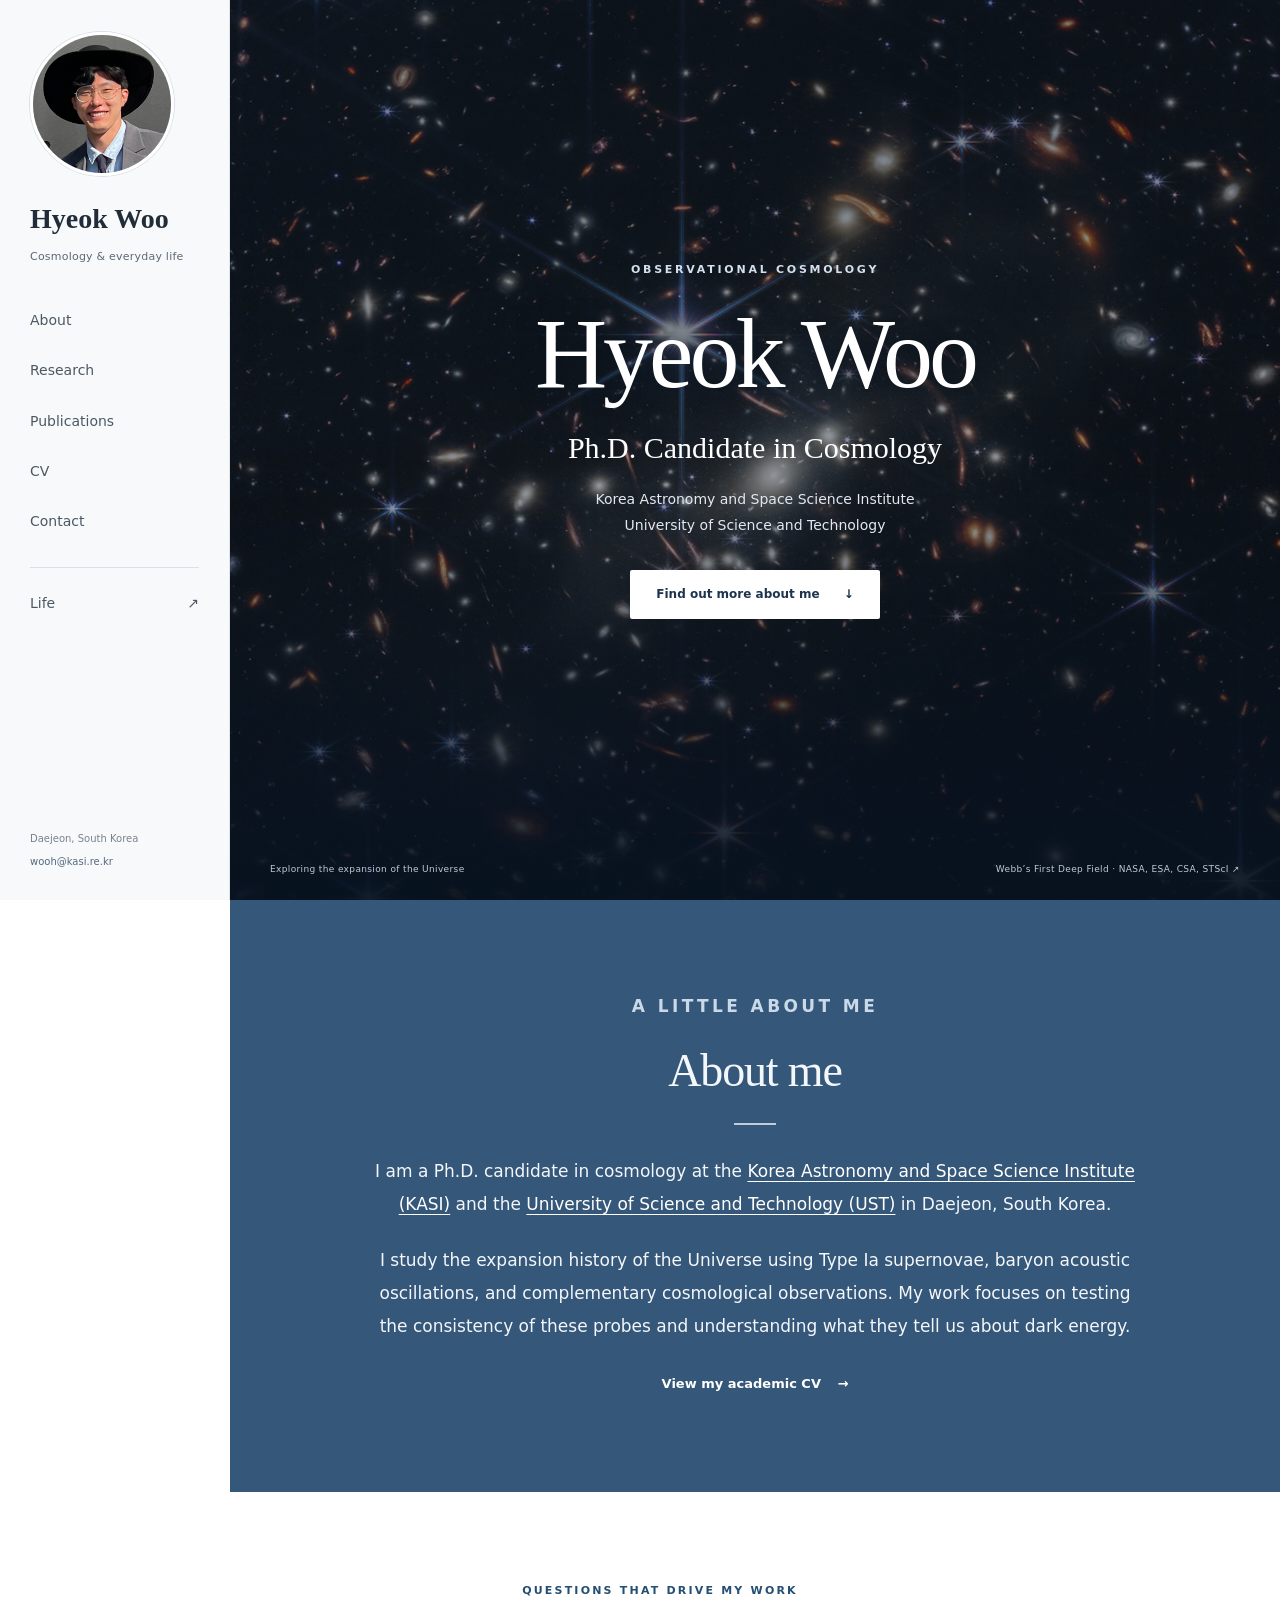
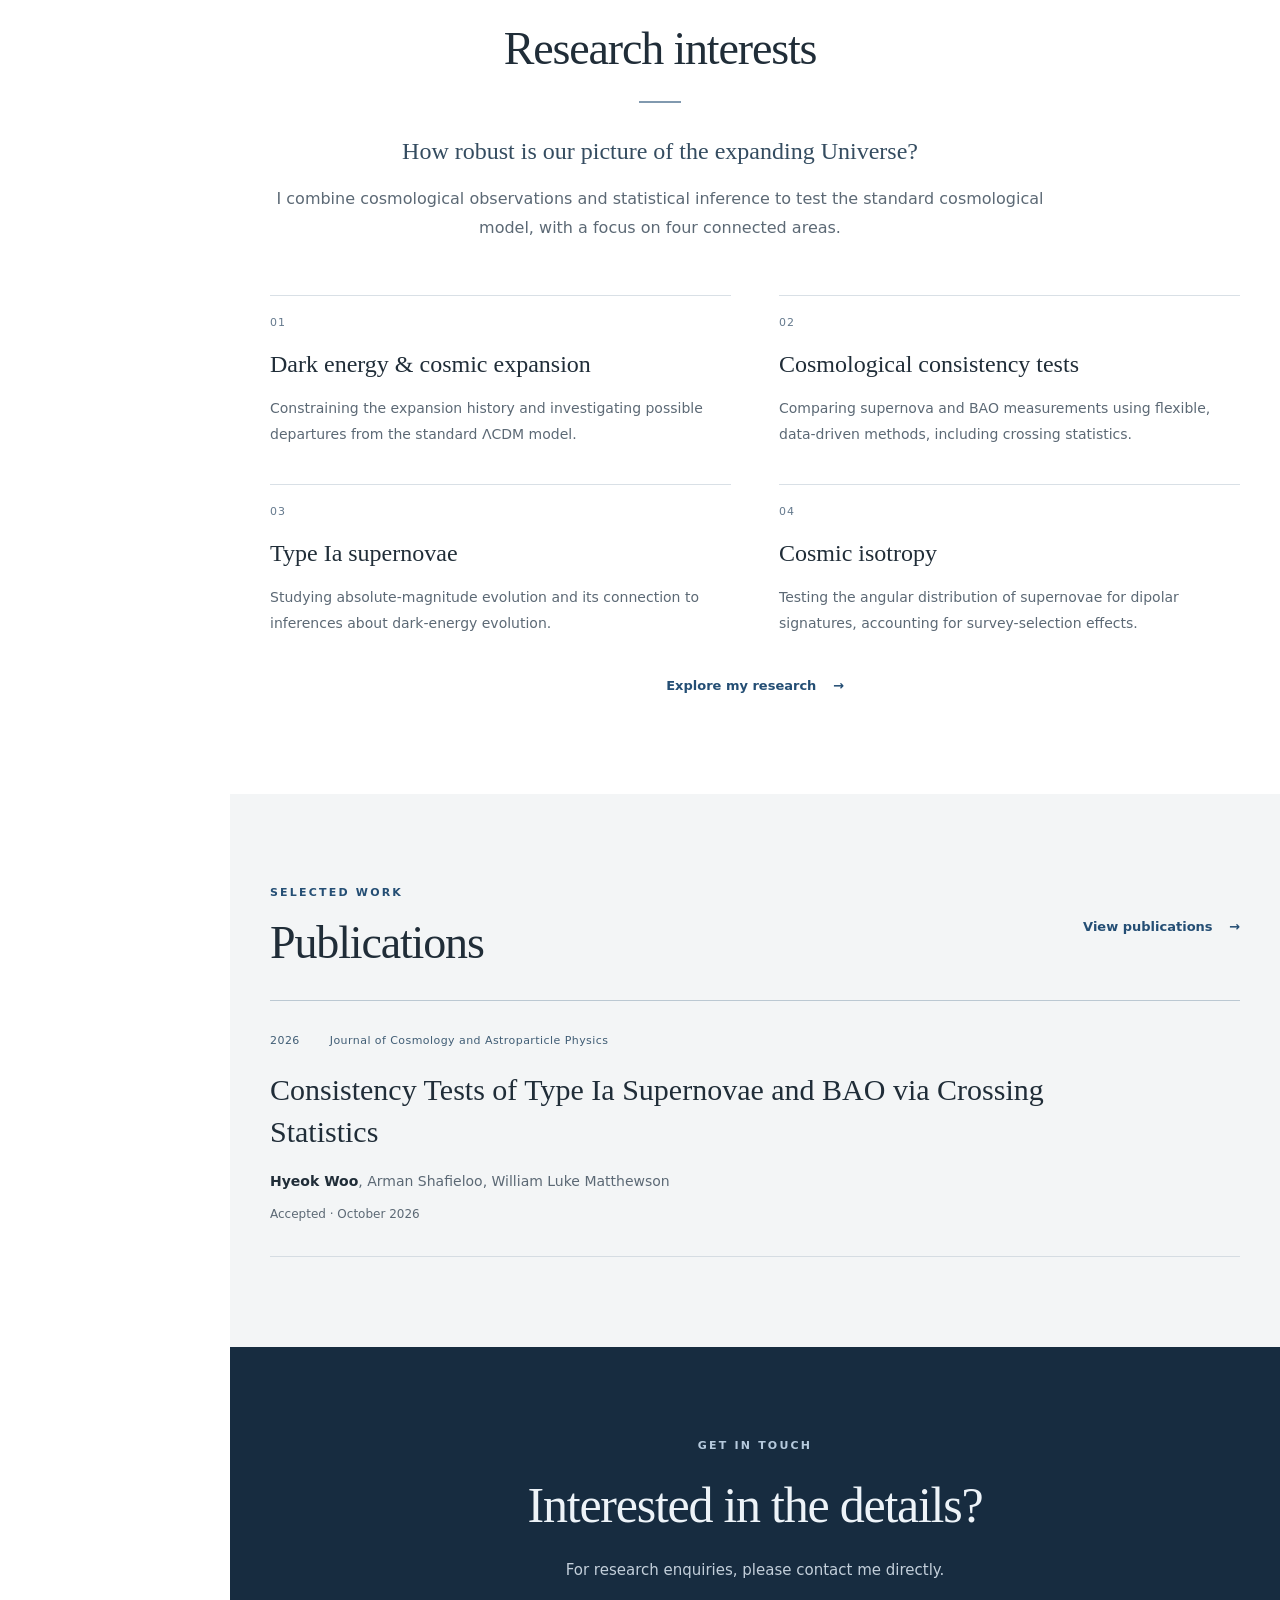
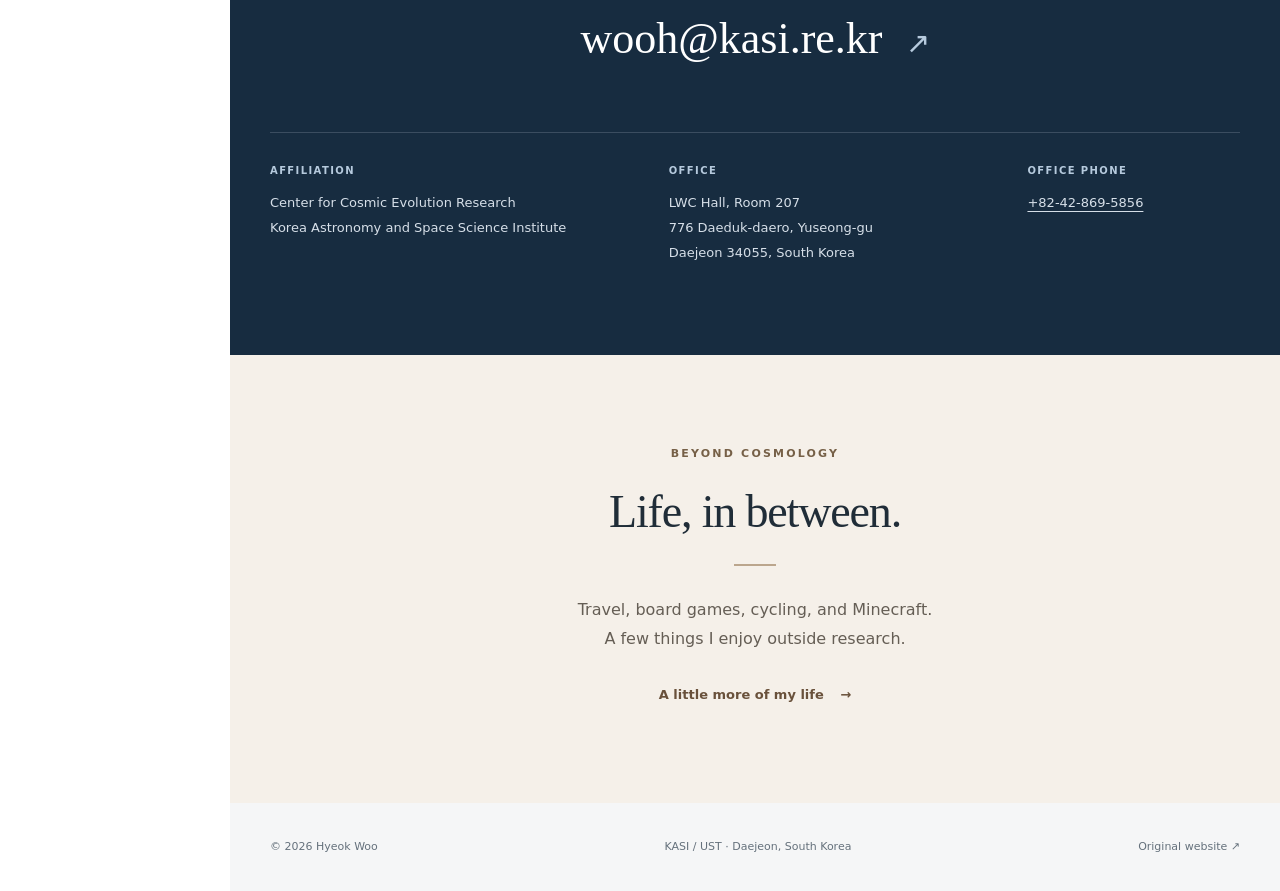
<file: index.html>
<!doctype html>
<html lang="en">
<head>
  <meta charset="utf-8">
  <meta name="viewport" content="width=device-width, initial-scale=1">
  <meta name="description" content="Hyeok Woo, Ph.D. candidate in observational cosmology at KASI and UST. Research on dark energy, supernovae, BAO, and cosmic isotropy.">
  <meta name="theme-color" content="#142c42">
  <title>Home · Hyeok Woo</title>
  <link rel="icon" href="assets/favicon.svg?v=20261104-4" type="image/svg+xml">
  <link rel="icon" href="assets/favicon.ico?v=20261104-4" sizes="16x16 32x32 48x48">
  <link rel="apple-touch-icon" href="assets/apple-touch-icon.png?v=20261104-4">
  <link rel="stylesheet" href="style.css?v=20261104-4">
  <link rel="preload" as="image" href="assets/deep-field.jpg">
  <script src="script.js?v=20261104-4" defer></script>
</head>
<body><a class="skip" href="#main">Skip to content</a>
<header class="site-header">
  <div class="nav">
    <a class="portrait-link" href="index.html" aria-label="Hyeok Woo — home"><img class="sidebar-portrait" src="assets/portrait.jpg?v=20261104-4" alt="Hyeok Woo" width="144" height="144"></a>
    <a class="brand" href="index.html">Hyeok Woo<span>Cosmology &amp; everyday life</span></a>
    <button class="menu-toggle" type="button" aria-controls="main-navigation" aria-expanded="false">Menu <span aria-hidden="true">☰</span></button>
    <nav id="main-navigation" aria-label="Main navigation">
      <a href="index.html#about">About</a>
      <a href="index.html#research">Research</a>
      <a href="publications.html">Publications</a>
      <a href="cv.html">CV</a>
      <a href="index.html#contact">Contact</a>
      <a class="life-link" href="life.html">Life <span aria-hidden="true">↗</span></a>
    </nav>
    <div class="sidebar-note"><span>Daejeon, South Korea</span><a href="mailto:wooh@kasi.re.kr">wooh@kasi.re.kr</a></div>
  </div>
</header>
<main id="main">
<section class="hero" aria-labelledby="hero-title">
  <div class="container hero-content">
    <p class="eyebrow">Observational cosmology</p>
    <h1 id="hero-title">Hyeok Woo</h1>
    <p class="hero-role">Ph.D. Candidate in Cosmology</p>
    <p class="hero-affiliation">Korea Astronomy and Space Science Institute<br>University of Science and Technology</p>
    <a class="button button-light" href="#about">Find out more about me <span aria-hidden="true">↓</span></a>
  </div>
  <div class="hero-bottom container"><span>Exploring the expansion of the Universe</span><a href="https://science.nasa.gov/asset/webb/webbs-first-deep-field-nircam-image/">Webb’s First Deep Field · NASA, ESA, CSA, STScI ↗</a></div>
</section>
<section class="about band" id="about" aria-labelledby="about-title">
  <div class="container reading centered">
    <p class="eyebrow">A little about me</p><h2 id="about-title">About me</h2><div class="rule"></div>
    <p>I am a Ph.D. candidate in cosmology at the <a href="https://www.kasi.re.kr/eng/">Korea Astronomy and Space Science Institute (KASI)</a> and the <a href="https://www.ust.ac.kr/eng/">University of Science and Technology (UST)</a> in Daejeon, South Korea.</p>
    <p>I study the expansion history of the Universe using Type Ia supernovae, baryon acoustic oscillations, and complementary cosmological observations. My work focuses on testing the consistency of these probes and understanding what they tell us about dark energy.</p>
    <a class="text-link" href="cv.html">View my academic CV <span aria-hidden="true">→</span></a>
  </div>
</section>
<section class="band research" id="research" aria-labelledby="research-title">
  <div class="container"><div class="centered reading"><p class="eyebrow">Questions that drive my work</p><h2 id="research-title">Research interests</h2><div class="rule"></div><p class="lead">How robust is our picture of the expanding Universe?</p><p>I combine cosmological observations and statistical inference to test the standard cosmological model, with a focus on four connected areas.</p></div>
  <div class="research-grid">
    <article><span class="research-number">01</span><h3>Dark energy &amp; <br>cosmic expansion</h3><p>Constraining the expansion history and investigating possible departures from the standard ΛCDM model.</p></article>
    <article><span class="research-number">02</span><h3>Cosmological <br>consistency tests</h3><p>Comparing supernova and BAO measurements using flexible, data-driven methods, including crossing statistics.</p></article>
    <article><span class="research-number">03</span><h3>Type Ia <br>supernovae</h3><p>Studying absolute-magnitude evolution and its connection to inferences about dark-energy evolution.</p></article>
    <article><span class="research-number">04</span><h3>Cosmic <br>isotropy</h3><p>Testing the angular distribution of supernovae for dipolar signatures, accounting for survey-selection effects.</p></article>
  </div><div class="centered"><a class="text-link" href="research.html">Explore my research <span aria-hidden="true">→</span></a></div></div>
</section>
<section class="band selected" id="publications" aria-labelledby="publications-title"><div class="container"><div class="section-heading"><div><p class="eyebrow">Selected work</p><h2 id="publications-title">Publications</h2></div><a class="text-link" href="publications.html">View publications <span aria-hidden="true">→</span></a></div><article class="publication"><div class="pub-meta">2026 <span>Journal of Cosmology and Astroparticle Physics</span></div><h3>Consistency Tests of Type Ia Supernovae and BAO via Crossing Statistics</h3><p class="authors"><strong>Hyeok Woo</strong>, Arman Shafieloo, William Luke Matthewson</p><p class="status">Accepted · October 2026</p></article></div></section>
<section class="band contact" id="contact" aria-labelledby="contact-title"><div class="container"><div class="centered"><p class="eyebrow">Get in touch</p><h2 id="contact-title">Interested in the details?</h2><p>For research enquiries, please contact me directly.</p><a class="email" href="mailto:wooh@kasi.re.kr">wooh@kasi.re.kr <span aria-hidden="true">↗</span></a></div><div class="contact-details"><div><h3>Affiliation</h3><p>Center for Cosmic Evolution Research<br>Korea Astronomy and Space Science Institute</p></div><div><h3>Office</h3><p>LWC Hall, Room 207<br>776 Daeduk-daero, Yuseong-gu<br>Daejeon 34055, South Korea</p></div><div><h3>Office phone</h3><p><a href="tel:+82428695856">+82-42-869-5856</a></p></div></div></div></section>
<section class="band life-preview" id="life" aria-labelledby="life-title">
  <div class="container reading centered">
    <p class="eyebrow">Beyond cosmology</p><h2 id="life-title">Life, in between.</h2><div class="rule"></div>
    <p>Travel, board games, cycling, and Minecraft.<br>A few things I enjoy outside research.</p>
    <a class="text-link" href="life.html">A little more of my life <span aria-hidden="true">→</span></a>
  </div>
</section>
</main>
<footer class="site-footer"><div class="container footer-inner"><span>© <span data-year>2026</span> Hyeok Woo</span><span>KASI / UST · Daejeon, South Korea</span><a href="https://sites.google.com/view/hyeok/home">Original website ↗</a></div></footer>
</body>
</html>
</file>
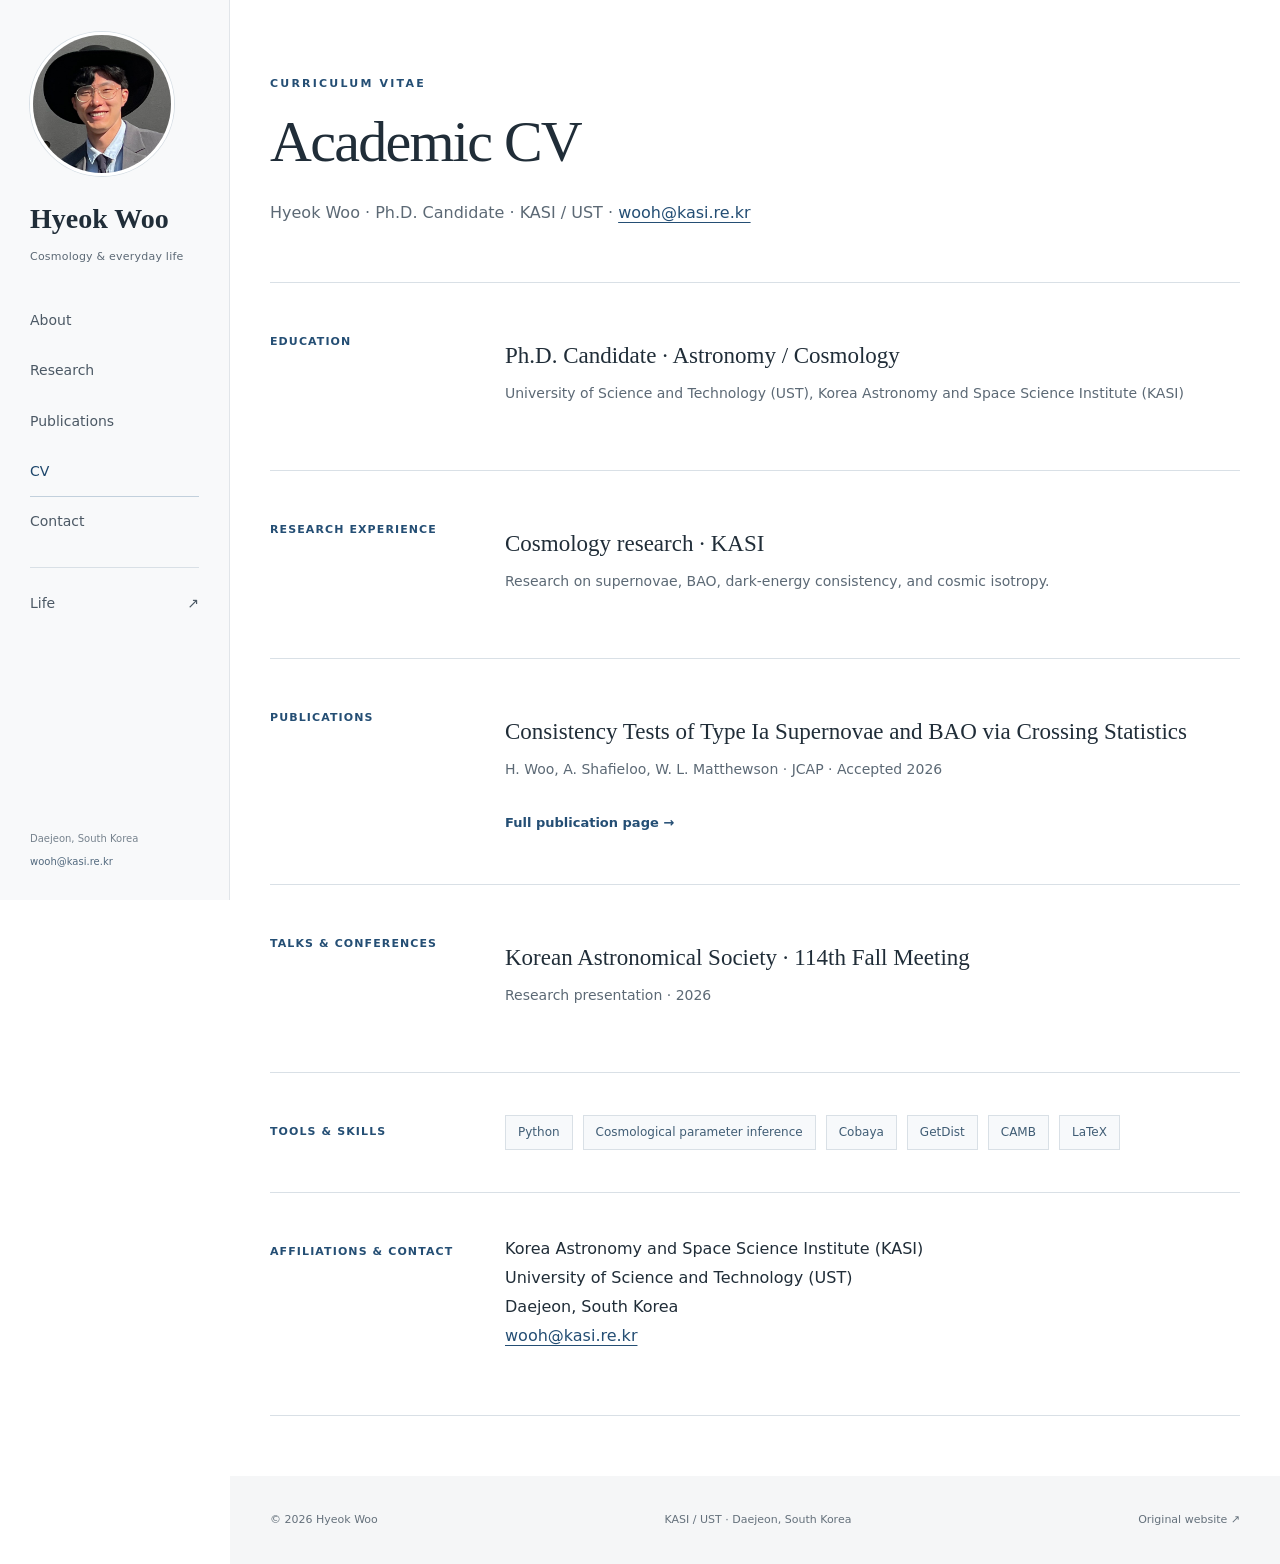
<file: cv.html>
<!doctype html>
<html lang="en">
<head>
  <meta charset="utf-8">
  <meta name="viewport" content="width=device-width, initial-scale=1">
  <meta name="description" content="Hyeok Woo, Ph.D. candidate in observational cosmology at KASI and UST. Research on dark energy, supernovae, BAO, and cosmic isotropy.">
  <meta name="theme-color" content="#142c42">
  <title>CV · Hyeok Woo</title>
  <link rel="icon" href="assets/favicon.svg?v=20261104-4" type="image/svg+xml">
  <link rel="icon" href="assets/favicon.ico?v=20261104-4" sizes="16x16 32x32 48x48">
  <link rel="apple-touch-icon" href="assets/apple-touch-icon.png?v=20261104-4">
  <link rel="stylesheet" href="style.css?v=20261104-4">

  <script src="script.js?v=20261104-4" defer></script>
</head>
<body><a class="skip" href="#main">Skip to content</a>
<header class="site-header">
  <div class="nav">
    <a class="portrait-link" href="index.html" aria-label="Hyeok Woo — home"><img class="sidebar-portrait" src="assets/portrait.jpg?v=20261104-4" alt="Hyeok Woo" width="144" height="144"></a>
    <a class="brand" href="index.html">Hyeok Woo<span>Cosmology &amp; everyday life</span></a>
    <button class="menu-toggle" type="button" aria-controls="main-navigation" aria-expanded="false">Menu <span aria-hidden="true">☰</span></button>
    <nav id="main-navigation" aria-label="Main navigation">
      <a href="index.html#about">About</a>
      <a href="index.html#research">Research</a>
      <a href="publications.html">Publications</a>
      <a href="cv.html">CV</a>
      <a href="index.html#contact">Contact</a>
      <a class="life-link" href="life.html">Life <span aria-hidden="true">↗</span></a>
    </nav>
    <div class="sidebar-note"><span>Daejeon, South Korea</span><a href="mailto:wooh@kasi.re.kr">wooh@kasi.re.kr</a></div>
  </div>
</header>
<main id="main"><div class="container detail"><section class="page-head"><div class="eyebrow">Curriculum vitae</div><h1>Academic CV</h1><p>Hyeok Woo · Ph.D. Candidate · KASI / UST · <a href="mailto:wooh@kasi.re.kr">wooh@kasi.re.kr</a></p></section><section class="section two-col"><div class="section-label">Education</div><div><div class="entry"><h3>Ph.D. Candidate · Astronomy / Cosmology</h3><p>University of Science and Technology (UST), Korea Astronomy and Space Science Institute (KASI)</p></div></div></section><section class="section two-col"><div class="section-label">Research experience</div><div><div class="entry"><h3>Cosmology research · KASI</h3><p>Research on supernovae, BAO, dark-energy consistency, and cosmic isotropy.</p></div></div></section><section class="section two-col"><div class="section-label">Publications</div><div><div class="entry"><h3>Consistency Tests of Type Ia Supernovae and BAO via Crossing Statistics</h3><p>H. Woo, A. Shafieloo, W. L. Matthewson · JCAP · Accepted 2026</p></div><a class="text-link" href="publications.html">Full publication page →</a></div></section><section class="section two-col"><div class="section-label">Talks & conferences</div><div><div class="entry"><h3>Korean Astronomical Society · 114th Fall Meeting</h3><p>Research presentation · 2026</p></div></div></section><section class="section two-col"><div class="section-label">Tools & skills</div><div><div class="interests"><span class="interest">Python</span><span class="interest">Cosmological parameter inference</span><span class="interest">Cobaya</span><span class="interest">GetDist</span><span class="interest">CAMB</span><span class="interest">LaTeX</span></div></div></section><section class="section two-col"><div class="section-label">Affiliations & contact</div><div><p>Korea Astronomy and Space Science Institute (KASI)<br>University of Science and Technology (UST)<br>Daejeon, South Korea<br><a href="mailto:wooh@kasi.re.kr">wooh@kasi.re.kr</a></p></div></section></div></main>
<footer class="site-footer"><div class="container footer-inner"><span>© <span data-year>2026</span> Hyeok Woo</span><span>KASI / UST · Daejeon, South Korea</span><a href="https://sites.google.com/view/hyeok/home">Original website ↗</a></div></footer>
</body>
</html>
</file>
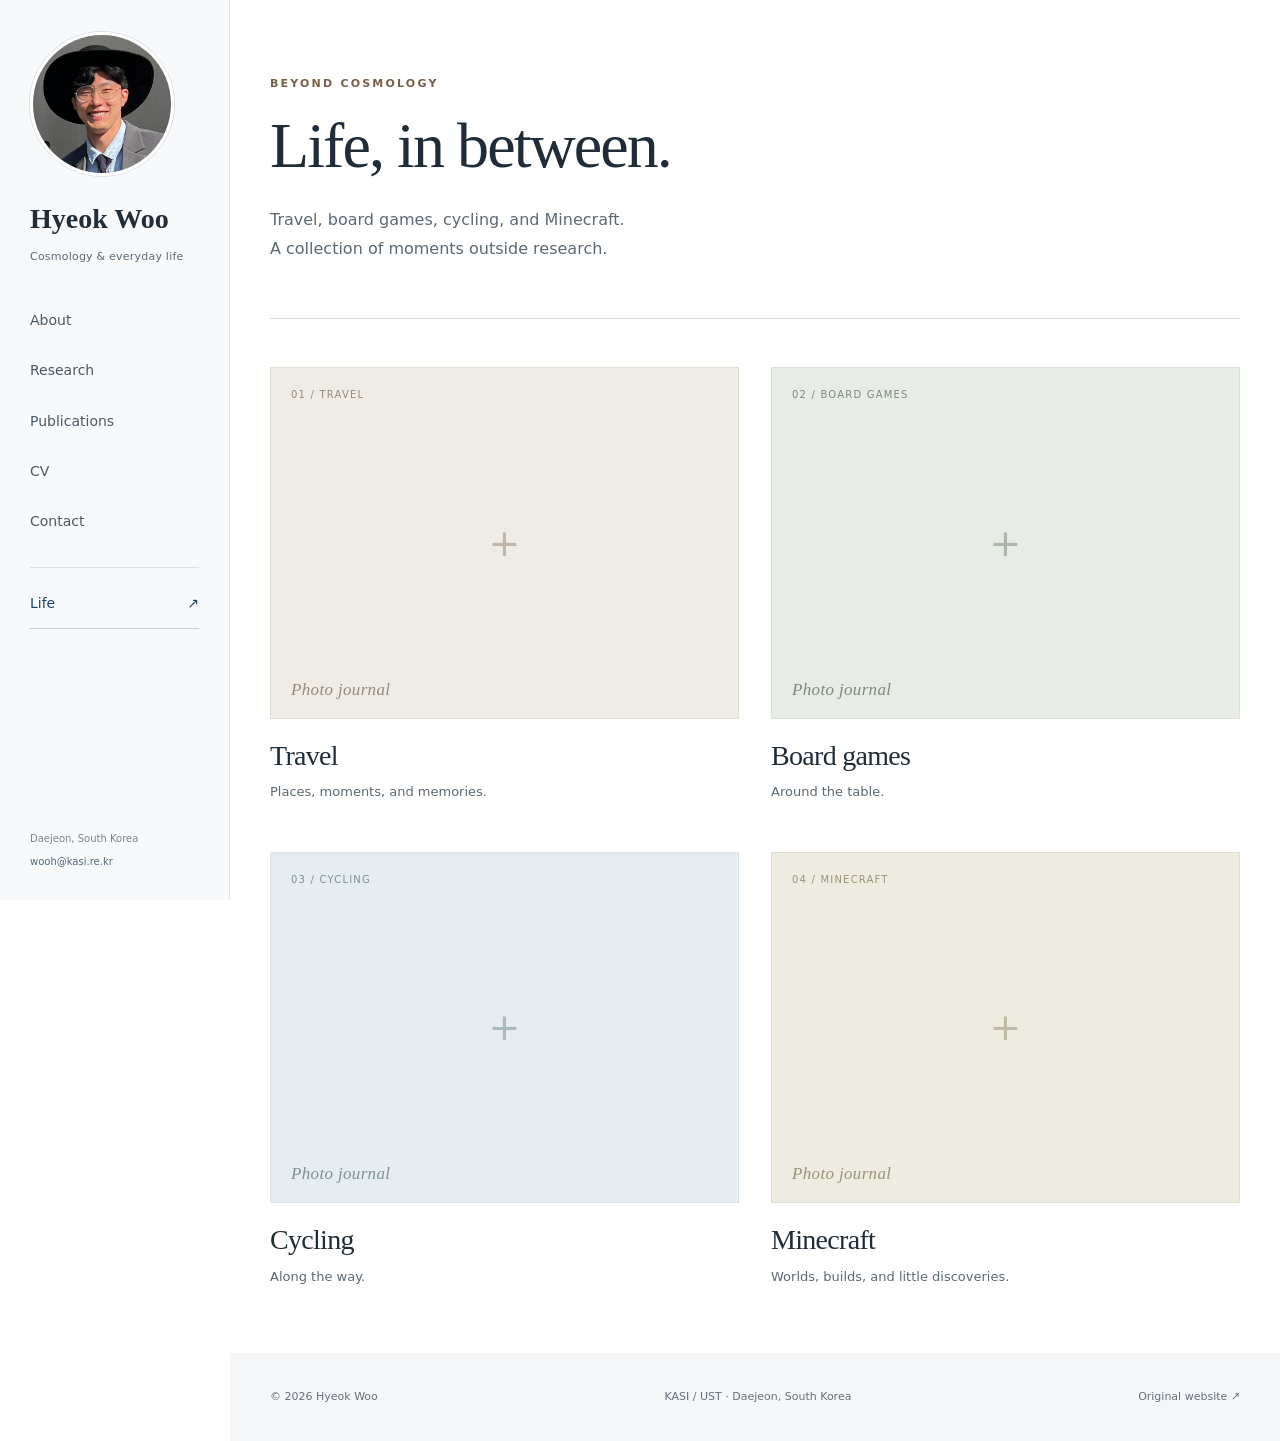
<file: life.html>
<!doctype html>
<html lang="en">
<head>
  <meta charset="utf-8">
  <meta name="viewport" content="width=device-width, initial-scale=1">
  <meta name="description" content="Life beyond cosmology: travel, board games, cycling, and Minecraft. A personal photo journal by Hyeok Woo.">
  <meta name="theme-color" content="#142c42">
  <title>Life · Hyeok Woo</title>
  <link rel="icon" href="assets/favicon.svg?v=20261104-4" type="image/svg+xml">
  <link rel="icon" href="assets/favicon.ico?v=20261104-4" sizes="16x16 32x32 48x48">
  <link rel="apple-touch-icon" href="assets/apple-touch-icon.png?v=20261104-4">
  <link rel="stylesheet" href="style.css?v=20261104-4">
  <script src="script.js?v=20261104-4" defer></script>
</head>
<body><a class="skip" href="#main">Skip to content</a>
<header class="site-header">
  <div class="nav">
    <a class="portrait-link" href="index.html" aria-label="Hyeok Woo — home"><img class="sidebar-portrait" src="assets/portrait.jpg?v=20261104-4" alt="Hyeok Woo" width="144" height="144"></a>
    <a class="brand" href="index.html">Hyeok Woo<span>Cosmology &amp; everyday life</span></a>
    <button class="menu-toggle" type="button" aria-controls="main-navigation" aria-expanded="false">Menu <span aria-hidden="true">☰</span></button>
    <nav id="main-navigation" aria-label="Main navigation">
      <a href="index.html#about">About</a>
      <a href="index.html#research">Research</a>
      <a href="publications.html">Publications</a>
      <a href="cv.html">CV</a>
      <a href="index.html#contact">Contact</a>
      <a class="life-link" href="life.html">Life <span aria-hidden="true">↗</span></a>
    </nav>
    <div class="sidebar-note"><span>Daejeon, South Korea</span><a href="mailto:wooh@kasi.re.kr">wooh@kasi.re.kr</a></div>
  </div>
</header>
<main id="main"><div class="container life-page">
  <section class="page-head"><p class="eyebrow">Beyond cosmology</p><h1>Life, in between.</h1><p>Travel, board games, cycling, and Minecraft.<br>A collection of moments outside research.</p></section>
  <section class="life-gallery" aria-label="Photo journal">
    <figure class="life-card" id="travel">
      <!-- Replace the photo-slot div with: <img class="life-photo" src="assets/life/travel.jpg" alt="Describe your photograph"> -->
      <div class="photo-slot" role="img" aria-label="Empty photo space for Travel"><span class="photo-index">01 / Travel</span><span class="photo-mark" aria-hidden="true">+</span><span class="photo-caption">Photo journal</span></div>
      <figcaption><h2>Travel</h2><p>Places, moments, and memories.</p></figcaption>
    </figure>
    <figure class="life-card" id="board-games">
      <!-- Replace the photo-slot div with: <img class="life-photo" src="assets/life/board-games.jpg" alt="Describe your photograph"> -->
      <div class="photo-slot" role="img" aria-label="Empty photo space for Board games"><span class="photo-index">02 / Board games</span><span class="photo-mark" aria-hidden="true">+</span><span class="photo-caption">Photo journal</span></div>
      <figcaption><h2>Board games</h2><p>Around the table.</p></figcaption>
    </figure>
    <figure class="life-card" id="cycling">
      <!-- Replace the photo-slot div with: <img class="life-photo" src="assets/life/cycling.jpg" alt="Describe your photograph"> -->
      <div class="photo-slot" role="img" aria-label="Empty photo space for Cycling"><span class="photo-index">03 / Cycling</span><span class="photo-mark" aria-hidden="true">+</span><span class="photo-caption">Photo journal</span></div>
      <figcaption><h2>Cycling</h2><p>Along the way.</p></figcaption>
    </figure>
    <figure class="life-card" id="minecraft">
      <!-- Replace the photo-slot div with: <img class="life-photo" src="assets/life/minecraft.jpg" alt="Describe your photograph"> -->
      <div class="photo-slot" role="img" aria-label="Empty photo space for Minecraft"><span class="photo-index">04 / Minecraft</span><span class="photo-mark" aria-hidden="true">+</span><span class="photo-caption">Photo journal</span></div>
      <figcaption><h2>Minecraft</h2><p>Worlds, builds, and little discoveries.</p></figcaption>
    </figure>
  </section>
</div></main>
<footer class="site-footer"><div class="container footer-inner"><span>© <span data-year>2026</span> Hyeok Woo</span><span>KASI / UST · Daejeon, South Korea</span><a href="https://sites.google.com/view/hyeok/home">Original website ↗</a></div></footer>
</body>
</html>
</file>
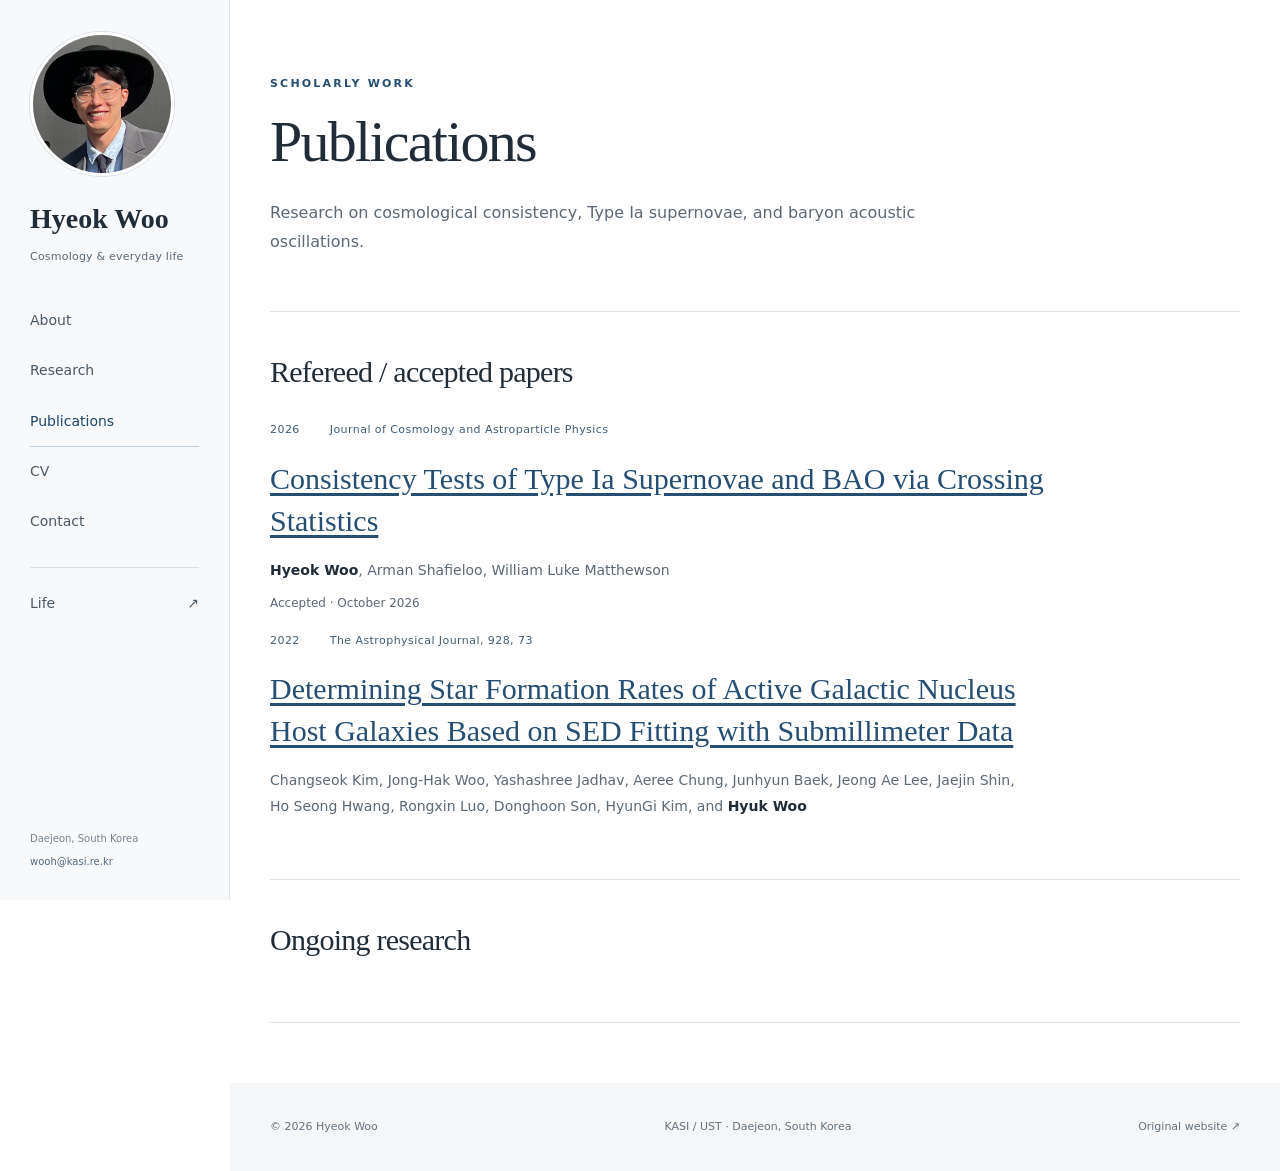
<file: publications.html>
<!doctype html>
<html lang="en">
<head>
  <meta charset="utf-8">
  <meta name="viewport" content="width=device-width, initial-scale=1">
  <meta name="description" content="Hyeok Woo, Ph.D. candidate in observational cosmology at KASI and UST. Research on dark energy, supernovae, BAO, and cosmic isotropy.">
  <meta name="theme-color" content="#142c42">
  <title>Publications · Hyeok Woo</title>
  <link rel="icon" href="assets/favicon.svg?v=20261104-4" type="image/svg+xml">
  <link rel="icon" href="assets/favicon.ico?v=20261104-4" sizes="16x16 32x32 48x48">
  <link rel="apple-touch-icon" href="assets/apple-touch-icon.png?v=20261104-4">
  <link rel="stylesheet" href="style.css?v=20261104-4">

  <script src="script.js?v=20261104-4" defer></script>
</head>
<body><a class="skip" href="#main">Skip to content</a>
<header class="site-header">
  <div class="nav">
    <a class="portrait-link" href="index.html" aria-label="Hyeok Woo — home"><img class="sidebar-portrait" src="assets/portrait.jpg?v=20261104-4" alt="Hyeok Woo" width="144" height="144"></a>
    <a class="brand" href="index.html">Hyeok Woo<span>Cosmology &amp; everyday life</span></a>
    <button class="menu-toggle" type="button" aria-controls="main-navigation" aria-expanded="false">Menu <span aria-hidden="true">☰</span></button>
    <nav id="main-navigation" aria-label="Main navigation">
      <a href="index.html#about">About</a>
      <a href="index.html#research">Research</a>
      <a href="publications.html">Publications</a>
      <a href="cv.html">CV</a>
      <a href="index.html#contact">Contact</a>
      <a class="life-link" href="life.html">Life <span aria-hidden="true">↗</span></a>
    </nav>
    <div class="sidebar-note"><span>Daejeon, South Korea</span><a href="mailto:wooh@kasi.re.kr">wooh@kasi.re.kr</a></div>
  </div>
</header>
<main id="main">
  <div class="container detail">
    <section class="page-head">
      <div class="eyebrow">Scholarly work</div>
      <h1>Publications</h1>
      <p>Research on cosmological consistency, Type Ia supernovae, and baryon acoustic oscillations.</p>
    </section>

    <section class="section">
      <h2>Refereed / accepted papers</h2>

      <article class="publication">
        <div class="pub-meta">
          2026 <span>Journal of Cosmology and Astroparticle Physics</span>
        </div>
        <h3>
          <a href="https://arxiv.org/abs/2604.19393">
            Consistency Tests of Type Ia Supernovae and BAO via Crossing Statistics
          </a>
        </h3>
        <p class="authors">
          <strong>Hyeok Woo</strong>, Arman Shafieloo, William Luke Matthewson
        </p>
        <p class="status">Accepted · October 2026</p>
      </article>

      <article class="publication">
        <div class="pub-meta">
          2022 <span>The Astrophysical Journal, 928, 73</span>
        </div>
        <h3>
          <a href="https://iopscience.iop.org/article/10.3847/1538-4357/ac5407">
            Determining Star Formation Rates of Active Galactic Nucleus Host Galaxies Based on SED Fitting with Submillimeter Data
          </a>
        </h3>
        <p class="authors">
          Changseok Kim, Jong-Hak Woo, Yashashree Jadhav, Aeree Chung,
          Junhyun Baek, Jeong Ae Lee, Jaejin Shin, Ho Seong Hwang,
          Rongxin Luo, Donghoon Son, HyunGi Kim, and <strong>Hyuk Woo</strong>
        </p>
      </article>
    </section>

    <section class="section">
      <h2>Ongoing research</h2>
    </section>
  </div>
</main>
<footer class="site-footer"><div class="container footer-inner"><span>© <span data-year>2026</span> Hyeok Woo</span><span>KASI / UST · Daejeon, South Korea</span><a href="https://sites.google.com/view/hyeok/home">Original website ↗</a></div></footer>
</body>
</html>
</file>
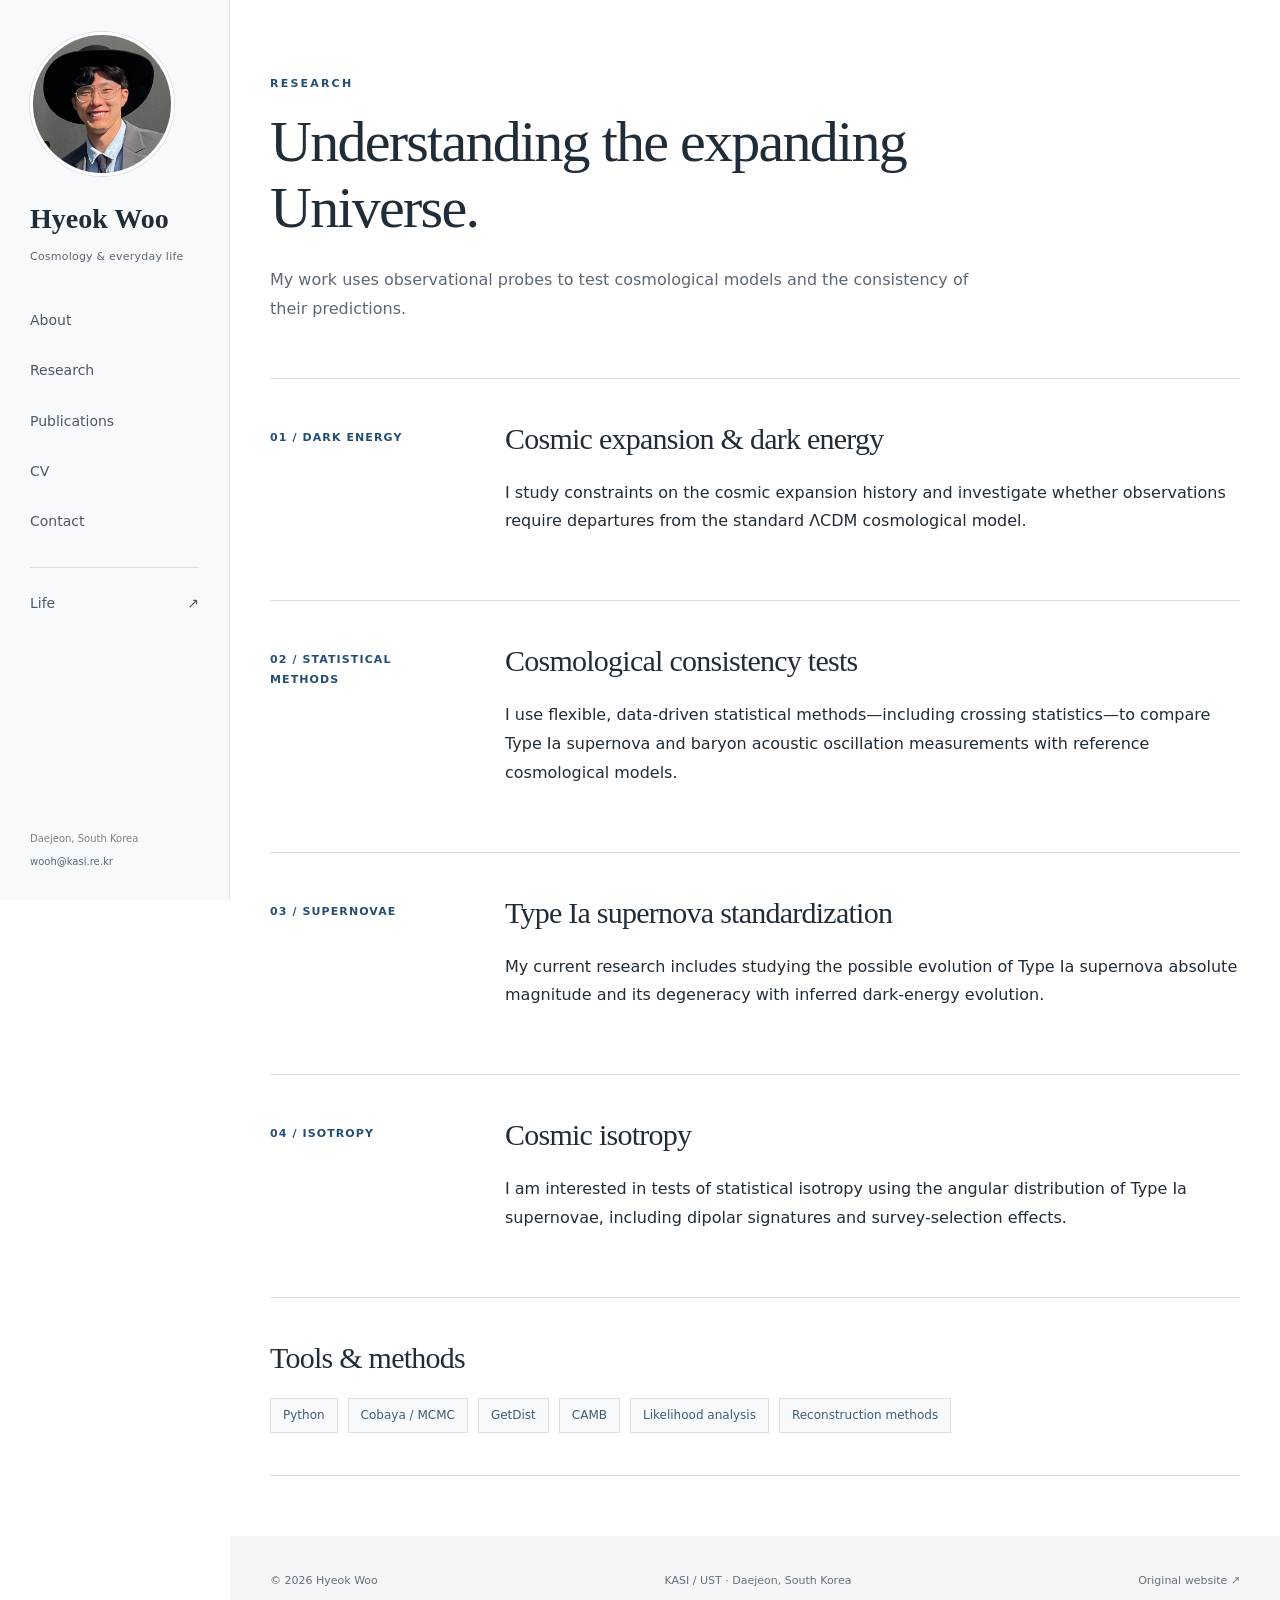
<file: research.html>
<!doctype html>
<html lang="en">
<head>
  <meta charset="utf-8">
  <meta name="viewport" content="width=device-width, initial-scale=1">
  <meta name="description" content="Hyeok Woo, Ph.D. candidate in observational cosmology at KASI and UST. Research on dark energy, supernovae, BAO, and cosmic isotropy.">
  <meta name="theme-color" content="#142c42">
  <title>Research · Hyeok Woo</title>
  <link rel="icon" href="assets/favicon.svg?v=20261104-4" type="image/svg+xml">
  <link rel="icon" href="assets/favicon.ico?v=20261104-4" sizes="16x16 32x32 48x48">
  <link rel="apple-touch-icon" href="assets/apple-touch-icon.png?v=20261104-4">
  <link rel="stylesheet" href="style.css?v=20261104-4">

  <script src="script.js?v=20261104-4" defer></script>
</head>
<body><a class="skip" href="#main">Skip to content</a>
<header class="site-header">
  <div class="nav">
    <a class="portrait-link" href="index.html" aria-label="Hyeok Woo — home"><img class="sidebar-portrait" src="assets/portrait.jpg?v=20261104-4" alt="Hyeok Woo" width="144" height="144"></a>
    <a class="brand" href="index.html">Hyeok Woo<span>Cosmology &amp; everyday life</span></a>
    <button class="menu-toggle" type="button" aria-controls="main-navigation" aria-expanded="false">Menu <span aria-hidden="true">☰</span></button>
    <nav id="main-navigation" aria-label="Main navigation">
      <a href="index.html#about">About</a>
      <a href="index.html#research">Research</a>
      <a href="publications.html">Publications</a>
      <a href="cv.html">CV</a>
      <a href="index.html#contact">Contact</a>
      <a class="life-link" href="life.html">Life <span aria-hidden="true">↗</span></a>
    </nav>
    <div class="sidebar-note"><span>Daejeon, South Korea</span><a href="mailto:wooh@kasi.re.kr">wooh@kasi.re.kr</a></div>
  </div>
</header>
<main id="main"><div class="container detail"><section class="page-head"><div class="eyebrow">Research</div><h1>Understanding the expanding Universe.</h1><p>My work uses observational probes to test cosmological models and the consistency of their predictions.</p></section><section class="section two-col"><div class="section-label">01 / Dark energy</div><div><h2>Cosmic expansion & dark energy</h2><p>I study constraints on the cosmic expansion history and investigate whether observations require departures from the standard ΛCDM cosmological model.</p></div></section><section class="section two-col"><div class="section-label">02 / Statistical methods</div><div><h2>Cosmological consistency tests</h2><p>I use flexible, data-driven statistical methods—including crossing statistics—to compare Type Ia supernova and baryon acoustic oscillation measurements with reference cosmological models.</p></div></section><section class="section two-col"><div class="section-label">03 / Supernovae</div><div><h2>Type Ia supernova standardization</h2><p>My current research includes studying the possible evolution of Type Ia supernova absolute magnitude and its degeneracy with inferred dark-energy evolution.</p></div></section><section class="section two-col"><div class="section-label">04 / Isotropy</div><div><h2>Cosmic isotropy</h2><p>I am interested in tests of statistical isotropy using the angular distribution of Type Ia supernovae, including dipolar signatures and survey-selection effects.</p></div></section><section class="section"><h2>Tools & methods</h2><div class="interests"><span class="interest">Python</span><span class="interest">Cobaya / MCMC</span><span class="interest">GetDist</span><span class="interest">CAMB</span><span class="interest">Likelihood analysis</span><span class="interest">Reconstruction methods</span></div></section></div></main>
<footer class="site-footer"><div class="container footer-inner"><span>© <span data-year>2026</span> Hyeok Woo</span><span>KASI / UST · Daejeon, South Korea</span><a href="https://sites.google.com/view/hyeok/home">Original website ↗</a></div></footer>
</body>
</html>
</file>
<file: style.css>
:root{--ink:#202d38;--muted:#5c6975;--blue:#244e74;--line:#d9e0e6;--paper:#fff;--pale:#f3f5f6;--serif:Georgia,'Times New Roman',serif;--sans:system-ui,-apple-system,BlinkMacSystemFont,'Segoe UI',sans-serif}
*{box-sizing:border-box}html{scroll-behavior:smooth;scroll-padding-top:90px}body{margin:0;color:var(--ink);font:16px/1.8 var(--sans);background:var(--paper)}a{color:var(--blue);text-underline-offset:4px}a:hover{text-decoration:underline}a:focus-visible{outline:3px solid #be8a42;outline-offset:5px}h1,h2,h3,p{margin-top:0}h1,h2,h3{line-height:1.2}h2{font:400 clamp(34px,4vw,46px)/1.2 var(--serif);letter-spacing:-.025em;margin-bottom:22px}h3{font:400 25px/1.3 var(--serif);margin-bottom:16px}p{margin-bottom:22px}.container{width:min(1100px,calc(100% - 80px));margin-inline:auto}.reading{max-width:780px}.centered{text-align:center}.site-header{background:#fff;position:sticky;top:0;z-index:10;border-bottom:1px solid #e8ebee}.nav{min-height:78px;display:flex;align-items:center;justify-content:space-between;gap:24px}.brand{font:700 23px var(--serif);text-decoration:none;color:var(--ink);white-space:nowrap}.brand span{font:400 12px var(--sans);color:var(--muted);margin-left:9px;letter-spacing:.03em}.nav nav{display:flex;gap:26px}.nav nav a{font-size:13px;text-decoration:none;color:#4c5965;padding:12px 0}.nav nav a:hover{color:var(--blue);text-decoration:underline}.eyebrow{font:600 11px/1.7 var(--sans);letter-spacing:.2em;text-transform:uppercase;margin:0 0 20px;color:var(--blue)}.hero{position:relative;isolation:isolate;background:#0b1826;color:#fff;min-height:610px;display:flex;flex-direction:column;justify-content:center;text-align:center}.hero:before{content:'';position:absolute;inset:0;z-index:-1;background:linear-gradient(90deg,rgba(7,18,32,.45),rgba(7,18,32,.46)),linear-gradient(0deg,rgba(7,18,32,.92),transparent 45%,rgba(7,18,32,.16)),url('assets/deep-field.jpg') center 44%/cover}.hero-content{padding:72px 0 100px}.hero .eyebrow{color:#d4e0ee;letter-spacing:.25em}.hero h1{font:400 clamp(64px,8vw,100px)/1.1 var(--serif);letter-spacing:-.04em;margin:0 0 18px;text-shadow:0 2px 22px #081320}.hero-role{font:400 clamp(22px,3vw,30px)/1.4 var(--serif);margin-bottom:18px}.hero-affiliation{font-size:14px;line-height:1.8;color:#e2e8ef;margin-bottom:32px}.button{display:inline-flex;align-items:center;justify-content:center;gap:24px;min-height:48px;padding:13px 25px;border:1px solid transparent;border-radius:2px;text-decoration:none;font-size:12px;font-weight:600}.button:hover{text-decoration:none;background:#e2eaf1}.button-light{color:#1c344d;background:#fff}.hero-bottom{position:absolute;bottom:23px;left:0;right:0;display:flex;justify-content:space-between;gap:20px;color:#bfc9d6;text-align:left;font-size:10px;letter-spacing:.04em}.hero-bottom a{color:#bfc9d6;text-decoration:none;text-align:right}.hero-bottom a:hover{text-decoration:underline}.band{padding:90px 0}.about{background:#355779;color:#f3f6fa}.about .eyebrow{color:#c9d9e8}.about p{font-size:17px;line-height:1.95}.about a{color:#fff}.rule{width:42px;height:2px;background:#8199af;margin:25px auto 30px}.about .rule{background:#becddb}.text-link{display:inline-block;font-size:13px;font-weight:600;text-decoration:none;padding:7px 0}.text-link span{margin-left:12px}.text-link:hover{text-decoration:underline}.lead{font:400 24px/1.5 var(--serif);color:#344c60;margin-bottom:16px}.research .reading>p:last-child{color:var(--muted)}.research-grid{display:grid;grid-template-columns:repeat(4,minmax(0,1fr));gap:30px;margin:52px 0 30px}.research-grid article{border-top:1px solid var(--line);padding-top:20px}.research-number{font:500 11px var(--sans);letter-spacing:.1em;color:#64798d;display:block;margin-bottom:20px}.research-grid h3{font-size:24px}.research-grid p{font-size:14px;line-height:1.85;color:var(--muted);margin-bottom:0}.selected{background:var(--pale)}.section-heading{display:flex;align-items:center;justify-content:space-between;gap:24px;margin-bottom:30px}.section-heading h2{margin-bottom:0}.section-heading .eyebrow{margin-bottom:12px}.publication{border-top:1px solid #bbc8d2;border-bottom:1px solid #d5dce2;padding:30px 0}.pub-meta{display:flex;gap:30px;color:#405d75;font-size:11px;letter-spacing:.04em;margin-bottom:18px}.publication h3{max-width:850px;font-size:clamp(24px,3vw,30px);line-height:1.4;margin-bottom:16px}.authors{font-size:14px;color:var(--muted);margin-bottom:10px}.authors strong{color:var(--ink);font-weight:600}.status{font-size:12px;color:var(--muted);margin:0}.contact{background:#172c40;color:#edf3f8}.contact .eyebrow{color:#b6cadd}.contact h2{font-size:clamp(34px,5vw,50px)}.contact .centered>p:not(.eyebrow){color:#c3cfda;font-size:15px;margin-bottom:22px}.email{font:400 clamp(26px,4vw,44px)/1.5 var(--serif);color:white;text-decoration:none;display:inline-block;overflow-wrap:anywhere}.email span{font-size:.65em;color:#b6cadd;margin-left:12px}.contact-details{display:grid;grid-template-columns:1.35fr 1.2fr .8fr;gap:40px;border-top:1px solid #3b4d60;margin-top:60px;padding-top:32px}.contact-details h3{font:600 10px var(--sans);letter-spacing:.14em;text-transform:uppercase;color:#b6cadd;margin-bottom:15px}.contact-details p{font-size:13px;line-height:1.9;color:#d6dfe8;margin:0}.contact-details a{color:#d6dfe8}.site-footer{background:#f5f6f7}.footer-inner{min-height:88px;display:flex;align-items:center;justify-content:space-between;gap:20px;font-size:11px;color:#65717c}.site-footer a{color:#65717c;text-decoration:none}.site-footer a:hover{text-decoration:underline}.skip{position:fixed;top:8px;left:8px;transform:translateY(-160%);background:white;color:#172c40;padding:8px 16px;z-index:20}.skip:focus{transform:none}.detail{max-width:1000px;padding-bottom:60px}.page-head{padding:75px 0 42px;border-bottom:1px solid var(--line)}.page-head .eyebrow{margin-bottom:15px}.page-head h1{font:400 clamp(38px,5vw,58px)/1.15 var(--serif);letter-spacing:-.03em;max-width:800px;margin-bottom:24px}.page-head p{max-width:740px;color:var(--muted);margin-bottom:12px}.section{padding:42px 0;border-bottom:1px solid var(--line)}.section h2{font-size:30px}.section p{max-width:760px}.two-col{display:grid;grid-template-columns:190px minmax(0,1fr);gap:45px}.section-label{color:var(--blue);font-size:11px;font-weight:600;letter-spacing:.1em;text-transform:uppercase;padding-top:7px}.interests{display:flex;flex-wrap:wrap;gap:10px}.interest{padding:6px 12px;border:1px solid var(--line);font-size:12px;color:#405d75;background:#f7f9fb}.entry{padding:16px 0}.entry h3{font-size:23px;margin-bottom:10px}.entry p,.small{font-size:14px;color:var(--muted)}.entry p{margin-bottom:6px}.section .publication{border:0;padding:8px 0}.section .publication h3{max-width:780px}
@media(min-width:1500px){.hero{min-height:680px}}
@media(max-width:900px){.brand span{display:none}.nav nav{gap:19px}.research-grid{grid-template-columns:repeat(2,minmax(0,1fr));gap:36px}.research-grid h3 br{display:none}.contact-details{gap:24px}.hero-bottom{font-size:9px}}
@media(max-width:600px){html{scroll-padding-top:120px}.container{width:calc(100% - 40px)}.nav{flex-direction:column;gap:6px;padding:14px 0 8px;min-height:0}.brand{font-size:22px}.nav nav{width:100%;justify-content:center;gap:19px}.nav nav a{font-size:11px;padding:8px 0}.hero{min-height:565px}.hero-content{padding:65px 0 90px}.hero h1{font-size:66px}.hero-role{font-size:23px}.hero-affiliation{font-size:12px}.hero-bottom{flex-direction:column;align-items:center;gap:5px;bottom:18px;text-align:center}.hero-bottom a{text-align:center;font-size:8px;letter-spacing:0}.band{padding:62px 0}.about p{font-size:15px;line-height:1.95}.eyebrow{font-size:10px}.research-grid{gap:28px 20px;margin-top:36px}.research-grid h3{font-size:22px}.research-grid p{font-size:13px}.research-number{margin-bottom:14px}.section-heading{align-items:flex-start;flex-direction:column;gap:12px}.pub-meta{flex-direction:column;gap:4px}.publication h3{font-size:25px}.contact-details{grid-template-columns:1fr;gap:26px;margin-top:40px}.contact-details h3{margin-bottom:9px}.footer-inner{flex-direction:column;gap:8px;padding:24px 0;min-height:0}.page-head{padding-top:48px}.two-col{grid-template-columns:1fr;gap:15px}.section h2{font-size:28px}.detail{padding-bottom:35px}}
@media(prefers-reduced-motion:reduce){html{scroll-behavior:auto}}
@media print{.site-header,.site-footer,.skip,.hero-bottom,.button{display:none}body{color:black;background:white}.container{width:100%;max-width:none}.hero{min-height:0;background:white;color:black}.hero:before{display:none}.hero-content{padding:20px 0}.hero h1{font-size:48px;text-shadow:none}.hero .eyebrow,.hero-affiliation{color:black}.band,.section,.page-head{padding:24px 0}.about,.contact,.selected{color:black;background:white}.about a,.contact a,.contact p,.contact h3,.contact .eyebrow{color:black!important}.two-col{grid-template-columns:150px 1fr;gap:25px}.publication,.entry{break-inside:avoid}a{color:black}}

/* Fixed vertical navigation and personal photo journal. */
:root{--sidebar-width:230px}
html{scroll-padding-top:28px}
body{padding-left:var(--sidebar-width)}
.site-header{position:fixed;inset:0 auto 0 0;width:var(--sidebar-width);height:100dvh;border:0;border-right:1px solid #e1e5e9;background:#f8f9fa;overflow-y:auto}
.nav{width:100%;min-height:100%;padding:52px 30px 30px;display:flex;flex-direction:column;align-items:stretch;justify-content:flex-start;gap:0}
.brand{font-size:28px;line-height:1.2;white-space:normal}
.brand span{display:block;font:400 11px/1.7 var(--sans);letter-spacing:.02em;color:var(--muted);margin:12px 0 0}
.nav nav{display:flex;flex-direction:column;align-items:stretch;gap:0;width:100%;margin-top:54px}
.nav nav a{font-size:14px;padding:12px 0;text-decoration:none;border-bottom:1px solid transparent}
.nav nav a:hover,.nav nav a[aria-current]{color:#1d466b;text-decoration:none;border-bottom-color:#c2d0dc}
.nav nav .life-link{border-top:1px solid var(--line);margin-top:20px;padding-top:23px;display:flex;justify-content:space-between}
.sidebar-note{margin-top:auto;padding-top:64px;display:flex;flex-direction:column;gap:6px;color:#77838e;font-size:10px;line-height:1.7}
.sidebar-note a{color:#52697e;text-decoration:none}
.menu-toggle{display:none}
.hero{min-height:100svh}
.hero-content{padding-top:100px;padding-bottom:120px}
.hero h1{font-size:clamp(64px,8vw,100px)}
.hero-bottom{font-size:9px}
.research-grid{grid-template-columns:repeat(2,minmax(0,1fr));gap:36px 48px}
.research-grid h3 br{display:none}
.life-preview{background:#f5f0e9}
.life-preview .eyebrow,.life-page .eyebrow{color:#766047}
.life-preview .rule{background:#bba68d}
.life-preview p{color:#655e55}
.life-preview .text-link{color:#69513b}
.life-page{max-width:1100px;padding-bottom:65px}
.life-page .page-head{border-bottom-color:#ded8d0}
.life-page .page-head h1{font-size:clamp(40px,5vw,64px)}
.life-gallery{display:grid;grid-template-columns:repeat(2,minmax(0,1fr));gap:48px 32px;padding-top:48px}
.life-card{margin:0;min-width:0}
.photo-slot,.life-photo{display:block;width:100%;aspect-ratio:4/3;object-fit:cover}
.photo-slot{position:relative;background:#efebe5;color:#998a78;border:1px solid #e4ddd4}
.life-card:nth-child(2) .photo-slot{background:#e8ece7;border-color:#dce2da;color:#7c8a78}
.life-card:nth-child(3) .photo-slot{background:#e6edf0;border-color:#dbe4e8;color:#7c909b}
.life-card:nth-child(4) .photo-slot{background:#eeebe1;border-color:#e3dfd0;color:#9b9377}
.photo-index{position:absolute;top:18px;left:20px;font-size:10px;letter-spacing:.12em;text-transform:uppercase}
.photo-mark{position:absolute;top:50%;left:50%;transform:translate(-50%,-50%);font:300 38px var(--sans);opacity:.55}
.photo-caption{position:absolute;bottom:18px;left:20px;font:italic 17px var(--serif);letter-spacing:.02em}
.life-card figcaption{padding:20px 0 0}
.life-card h2{font-size:28px;margin-bottom:8px}
.life-card figcaption p{font-size:13px;color:var(--muted);margin:0}
@media(min-width:1500px){.research-grid{grid-template-columns:repeat(4,minmax(0,1fr));gap:30px}}
@media(max-width:1050px) and (min-width:761px){:root{--sidebar-width:200px}.nav{padding:40px 24px 25px}.brand{font-size:25px}.contact-details{grid-template-columns:1fr 1fr}.hero-bottom{flex-direction:column;align-items:center;text-align:center;gap:4px}.hero-bottom a{text-align:center}.container{width:calc(100% - 56px)}}
@media(max-width:760px){
  html{scroll-padding-top:95px}body{padding-left:0}.site-header{position:sticky;inset:auto;top:0;width:100%;height:auto;overflow:visible;border-right:0;border-bottom:1px solid var(--line)}
  .nav{min-height:76px;padding:18px 24px;display:grid;grid-template-columns:1fr auto;align-items:center;gap:0 20px}.brand{font-size:23px}.brand span{display:none}
  .menu-toggle{display:flex;align-items:center;gap:14px;font:500 12px var(--sans);color:#284761;background:transparent;border:1px solid #cbd5dd;border-radius:2px;padding:10px 14px;cursor:pointer}
  .menu-toggle:focus-visible{outline:3px solid #be8a42;outline-offset:3px}.nav nav{grid-column:1/-1;margin-top:16px;flex-direction:column;align-items:stretch;gap:0}.nav nav a{font-size:14px;padding:10px 0}.nav nav .life-link{margin-top:10px;padding-top:15px}.sidebar-note{display:none}
  .js .nav nav{display:none}.js .nav nav.is-open{display:flex}
  .hero{min-height:600px;min-height:calc(100svh - 76px)}.hero-content{padding:70px 0 100px}.hero h1{font-size:clamp(52px,13vw,76px)}.hero-bottom{flex-direction:column;gap:4px;align-items:center;text-align:center}.hero-bottom a{text-align:center}
  .life-gallery{gap:32px 20px}.life-page{padding-bottom:44px}.life-card h2{font-size:25px}.photo-index{left:14px;top:14px;letter-spacing:.05em;font-size:9px}.photo-caption{left:14px;bottom:14px;font-size:15px}
}
@media(max-width:480px){.life-gallery{grid-template-columns:1fr}.research-grid{grid-template-columns:1fr;gap:25px}.research-grid h3{font-size:25px}.research-grid p{font-size:14px}.nav{padding-inline:20px}.hero-bottom a{font-size:8px}.container{width:calc(100% - 40px)}}
@media print{body{padding-left:0}.site-header{display:none}.hero{min-height:0}.hero-content{padding:20px 0}.life-gallery{grid-template-columns:1fr 1fr}.photo-slot{print-color-adjust:exact}.life-card{break-inside:avoid}}

/* Original photograph, tightly cropped; round frame only, with no image filters. */
.portrait-link{display:block;width:144px;height:144px;margin-bottom:26px;border-radius:50%;flex-shrink:0}
.sidebar-portrait{display:block;width:100%;height:100%;border-radius:50%;object-fit:cover;border:3px solid #fff;box-shadow:0 0 0 1px #d8e0e6}
.nav{padding-top:32px}.nav nav{margin-top:30px}
@media(max-width:1050px) and (min-width:761px){.portrait-link{width:136px;height:136px}}
@media(max-width:760px){.nav{grid-template-columns:44px 1fr auto;gap:0 12px;padding-top:14px;padding-bottom:14px}.portrait-link{width:44px;height:44px;margin:0}.sidebar-portrait{border-width:2px}.nav nav{grid-column:1/-1;margin-top:16px}.brand{font-size:22px}.menu-toggle{padding:9px 12px}}
@media print{.portrait-link{display:none}}
</file>
